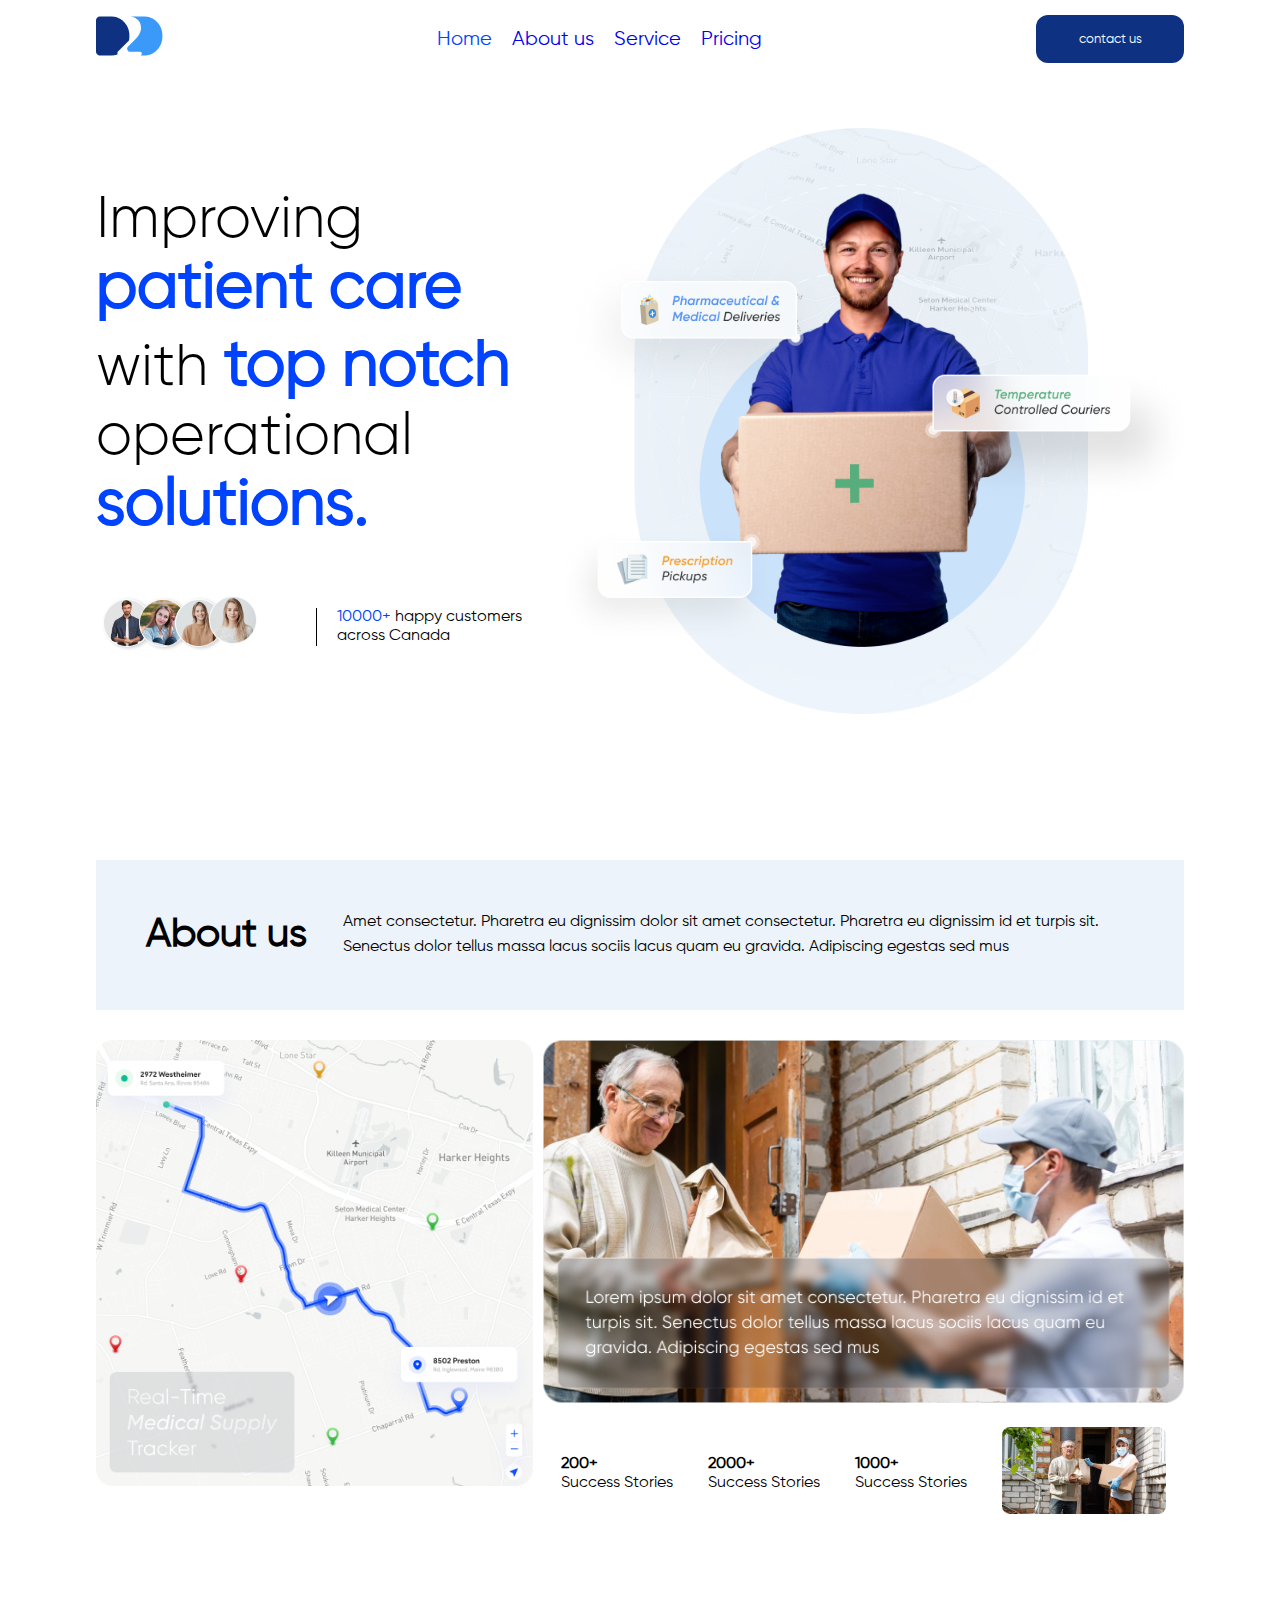
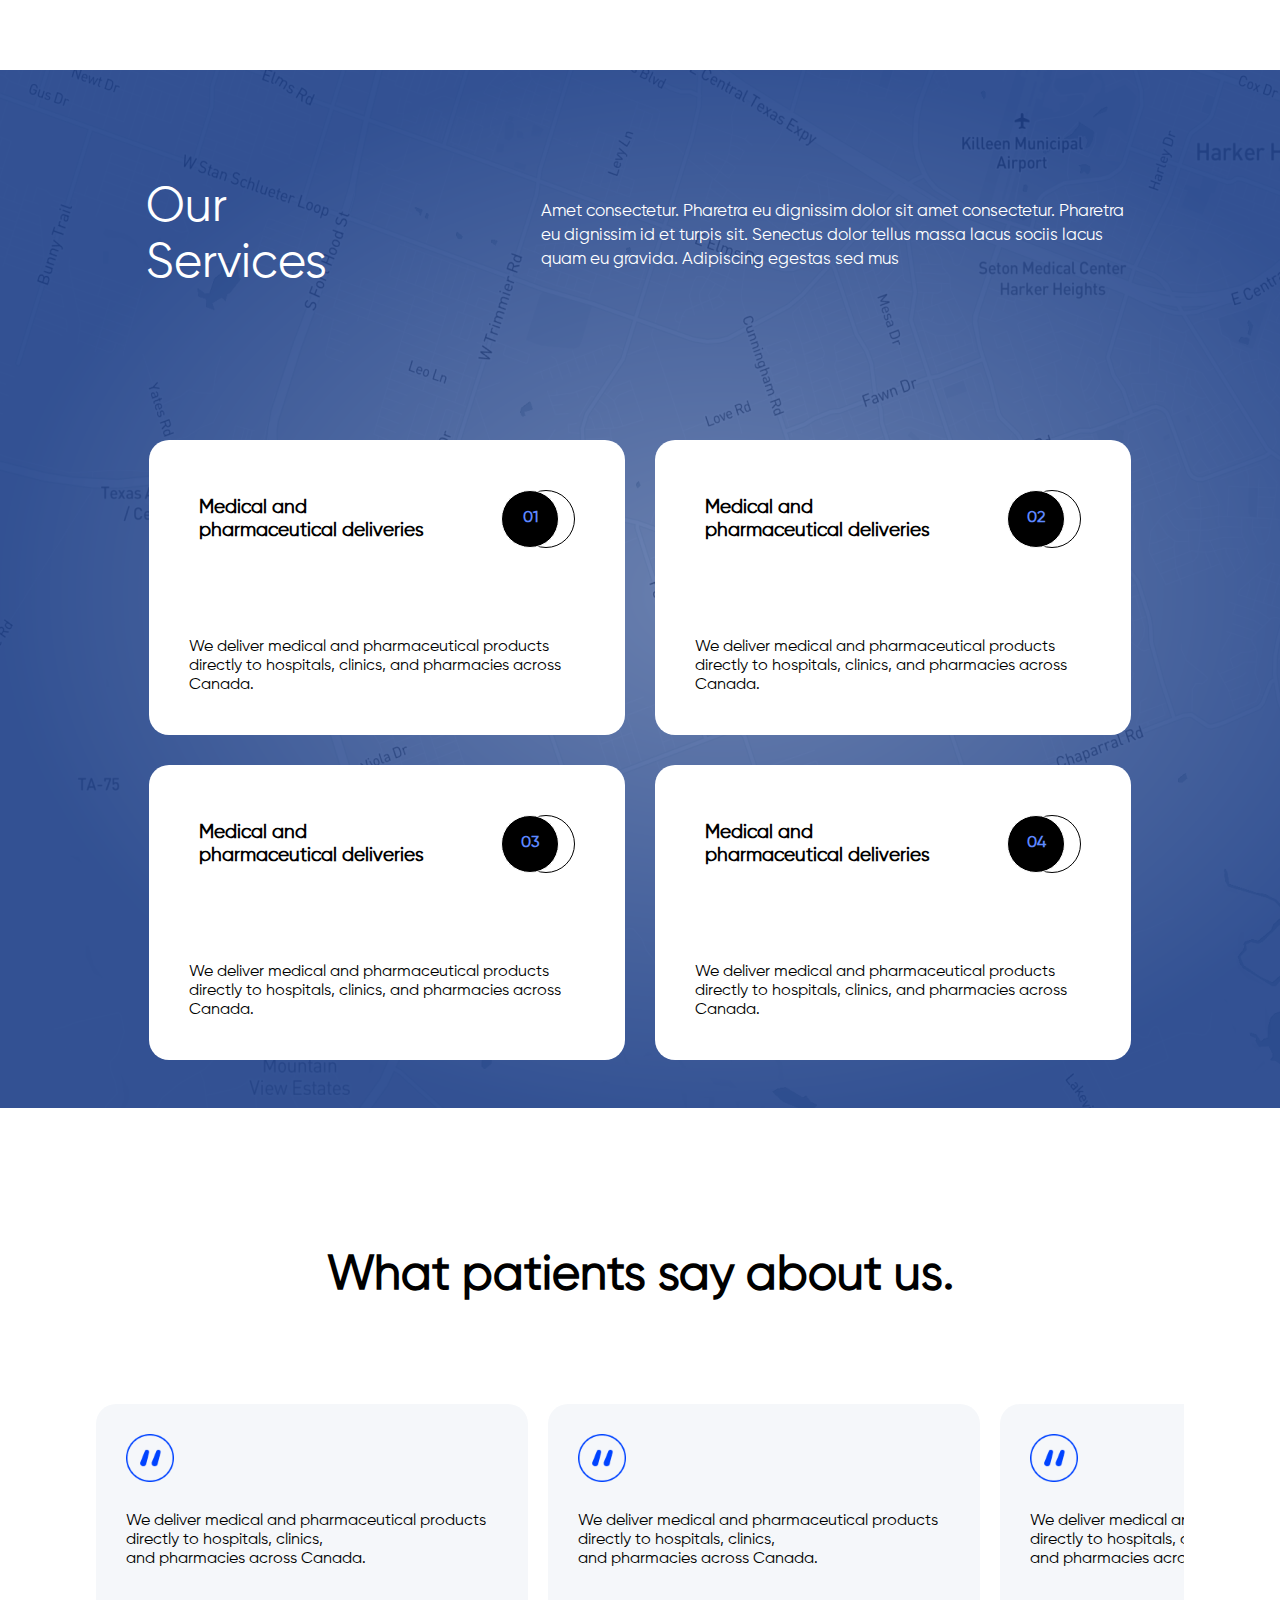
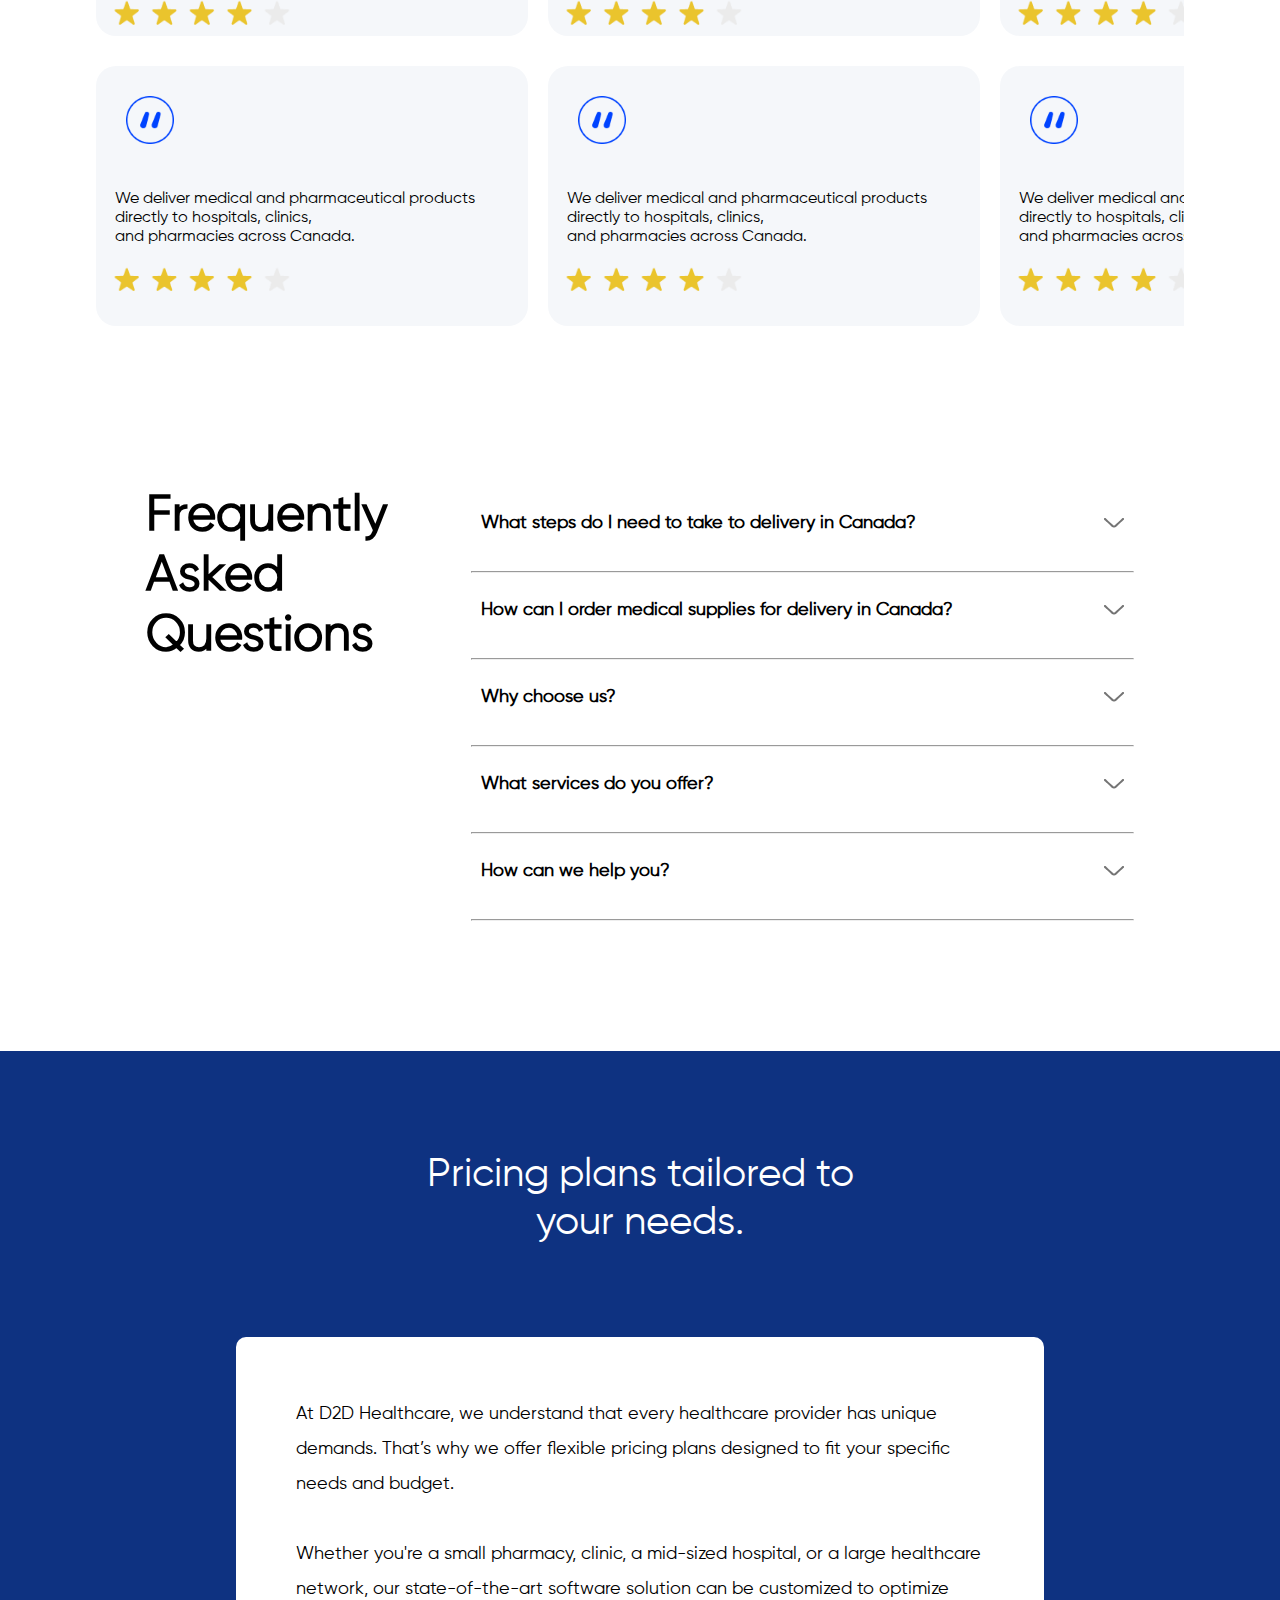
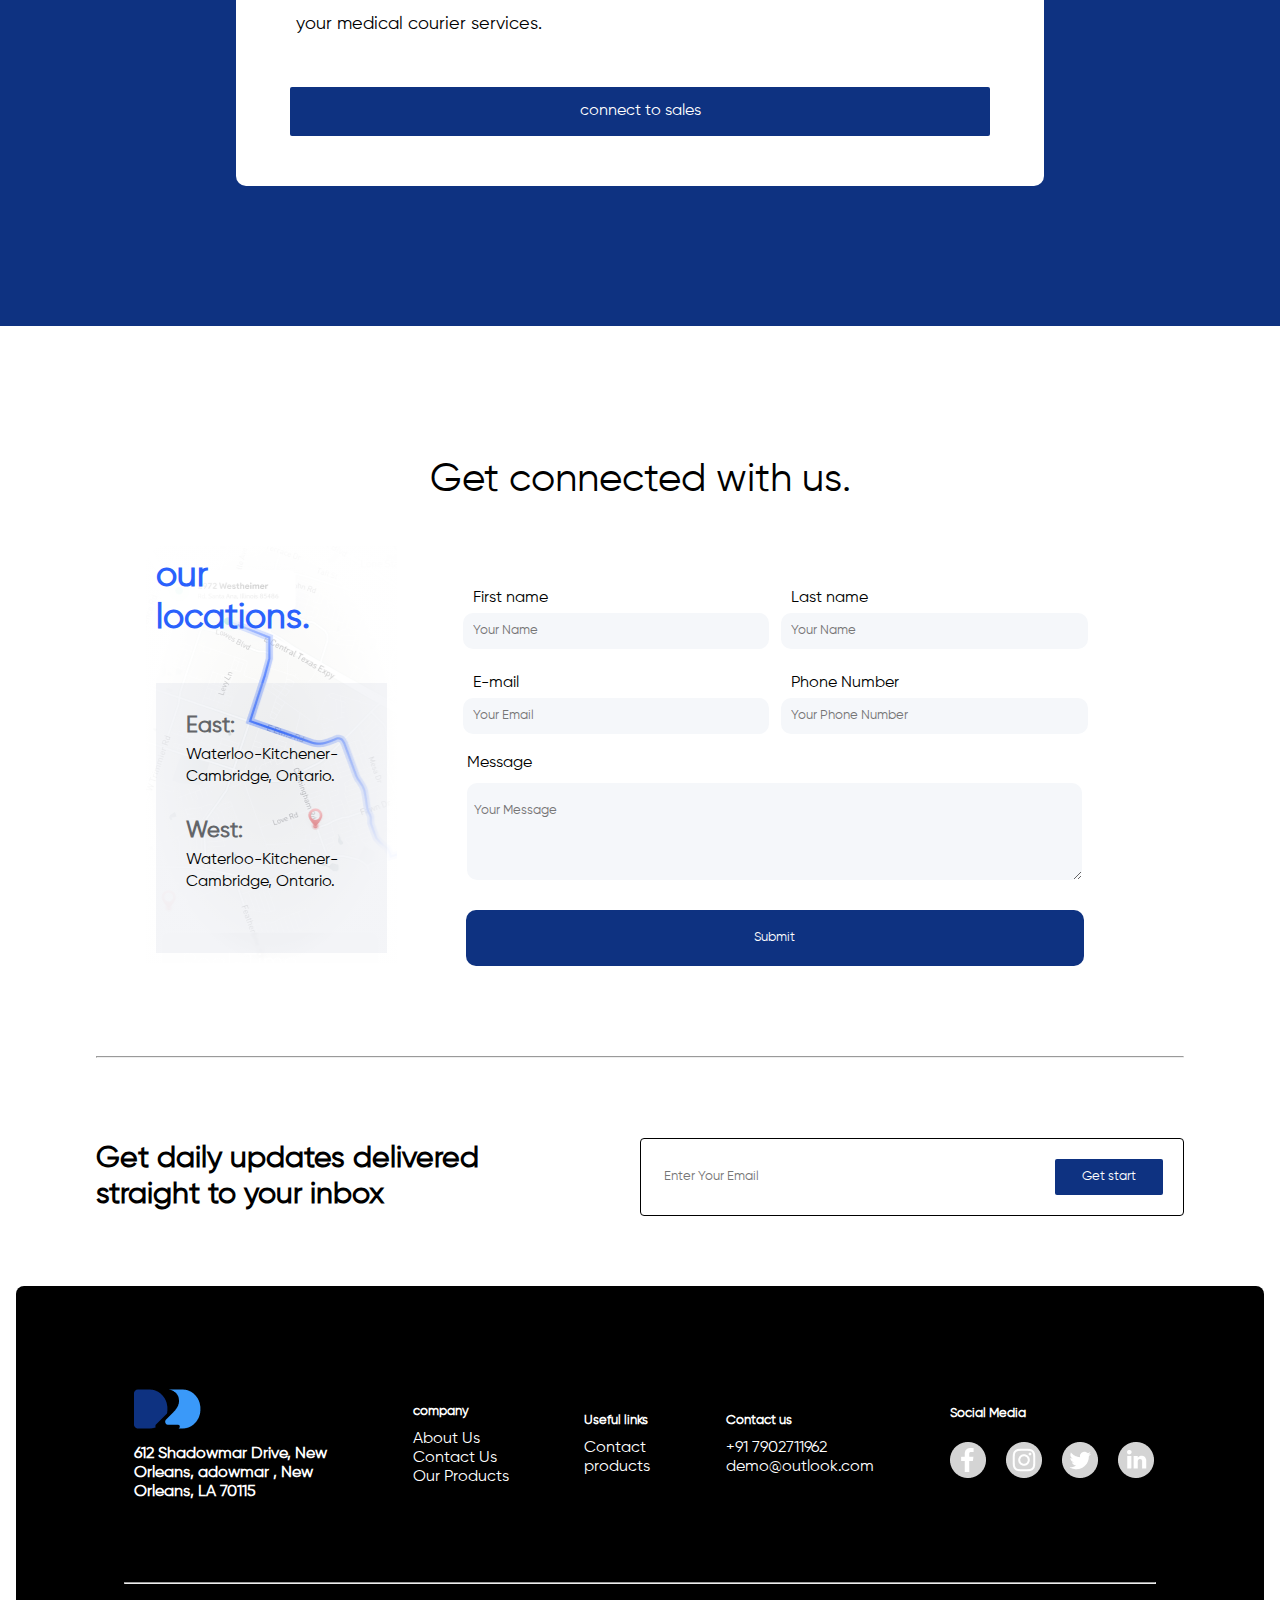
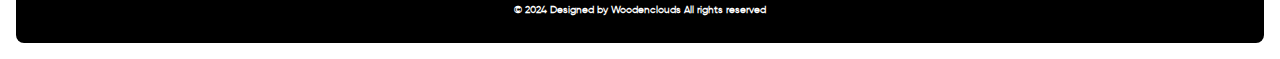
<file: index.html>
<!DOCTYPE html>
<html lang="en">
  <head>
    <meta charset="UTF-8" />
    <meta name="viewport" content="width=device-width, initial-scale=1.0" />
    <title>D2D</title>
    <link rel="icon" href="/assetes/images/home/Group 3466122.png" />
    <link rel="stylesheet" href="/assetes/css/style.css" />
  </head>
  <body>
    <header>
      <div class="wrapper">
        <div class="main">
          <div class="left">
            <a href="/index.html"
              ><img src="/assetes/images/home/Group 3466122.png" alt="logo"
            /></a>
          </div>
          <div class="center">
            <ul>
              <a href="/index.html">
                <li class="active">Home</li>
              </a>
              <a href="/about.html">
                <li>About us</li>
              </a>
              <a href="/service.html">
                <li>Service</li>
              </a>
              <a href="/pricing.html">
                <li>Pricing</li>
              </a>
            </ul>
          </div>
          <div class="right">
            <a href=""><button>contact us</button></a>
            <div class="image">
              <img
                src="assetes/images/home/WhatsApp Image 2024-09-20 at 11.14.53_90a73639.jpg"
                alt=""
              />
            </div>
          </div>
        </div>
      </div>
    </header>
    <!-- header ends---------- -->
    <!--  spotlight starts---------- -->
    <section id="spotlight">
      <div class="wrapper">
        <div class="main">
          <div class="left">
            <div class="heading">
              <h1>
                Improving <span>patient care</span> with <span>top notch</span>
                operational
                <span>solutions.</span>
              </h1>
            </div>
            <div class="icon">
              <ul>
                <li>
                  <div class="image">
                    <img src="/assetes/images/home/Ellipse 4941.png" alt="" />
                  </div>
                </li>
                <li>
                  <div class="image">
                    <img src="/assetes/images/home/Ellipse 4942.png" alt="" />
                  </div>
                </li>
                <li>
                  <div class="image">
                    <img src="/assetes/images/home/Ellipse 4943.png" alt="" />
                  </div>
                </li>
                <li>
                  <div class="image">
                    <img src="/assetes/images/home/Ellipse 4944.png" alt="" />
                  </div>
                </li>
              </ul>

              <p>
                <span>10000+ </span>happy customers <br />
                across Canada
              </p>
            </div>
          </div>
          <div class="right">
            <img src="/assetes/images/home/Delivery boy section.png" alt="" />
          </div>
        </div>
      </div>
    </section>
    <!-- spotlight ends---------- -->
    <!-- about us---------- -->
    <section id="about">
      <div class="wrapper">
        <div class="main">
          <div class="top">
            <div class="left">
              <h2>About us</h2>
            </div>
            <div class="right">
              <p>
                Amet consectetur. Pharetra eu dignissim dolor sit amet
                consectetur. Pharetra eu dignissim id et turpis sit. Senectus
                dolor tellus massa lacus sociis lacus quam eu gravida.
                Adipiscing egestas sed mus
              </p>
            </div>
          </div>

          <div class="bottom">
            <div class="left">
              <a href=""
                ><img src="assetes/images/home/Tracking.png" alt=""
              /></a>
            </div>
            <div class="right">
              <div class="images">
                <a href=""
                  ><img src="assetes/images/home/Frame 3473518.png" alt=""
                /></a>
              </div>
              <div class="content">
                <ul>
                  <li>
                    <h4>200+</h4>
                    <p>Success Stories</p>
                  </li>
                </ul>
                <ul>
                  <li>
                    <h4>2000+</h4>
                    <p>Success Stories</p>
                  </li>
                </ul>
                <ul>
                  <li>
                    <h4>1000+</h4>
                    <p>Success Stories</p>
                  </li>
                </ul>
                <ul>
                  <li>
                    <div class="image">
                      <img src="assetes/images/home/Frame 3472894.png" alt="" />
                    </div>
                  </li>
                </ul>
              </div>
            </div>
          </div>
        </div>
      </div>
    </section>
    <!-- about us ends---------- -->

    <section id="service">
      <div class="wrapper">
        <div class="main">
          <div class="top">
            <h2>Our Services</h2>
            <p>
              Amet consectetur. Pharetra eu dignissim dolor sit amet
              consectetur. Pharetra eu dignissim id et turpis sit. Senectus
              dolor tellus massa lacus sociis lacus quam eu gravida. Adipiscing
              egestas sed mus
            </p>
          </div>
          <div class="bottom">
            <div class="card">
              <ul>
                <li class="card">
                  <div class="head">
                    <h3>Medical and <br />pharmaceutical deliveries</h3>
                    <div class="image">
                      <div class="o">
                        <h4>01</h4>
                      </div>
                      <div class="ou"></div>
                    </div>
                  </div>
                  <p>
                    We deliver medical and pharmaceutical products directly to
                    hospitals, clinics, and pharmacies across Canada.
                  </p>
                </li>

                <li class="card">
                  <div class="head">
                    <h3>Medical and <br />pharmaceutical deliveries</h3>
                    <div class="image">
                      <div class="o">
                        <h4>02</h4>
                      </div>
                      <div class="ou"></div>
                    </div>
                  </div>
                  <p>
                    We deliver medical and pharmaceutical products directly to
                    hospitals, clinics, and pharmacies across Canada.
                  </p>
                </li>
                <li class="card">
                  <div class="head">
                    <h3>Medical and <br />pharmaceutical deliveries</h3>
                    <div class="image">
                      <div class="o">
                        <h4>03</h4>
                      </div>
                      <div class="ou"></div>
                    </div>
                  </div>
                  <p>
                    We deliver medical and pharmaceutical products directly to
                    hospitals, clinics, and pharmacies across Canada.
                  </p>
                </li>

                <li class="card">
                  <div class="head">
                    <h3>Medical and <br />pharmaceutical deliveries</h3>
                    <div class="image">
                      <div class="o">
                        <h4>04</h4>
                      </div>
                      <div class="ou"></div>
                    </div>
                  </div>
                  <p>
                    We deliver medical and pharmaceutical products directly to
                    hospitals, clinics, and pharmacies across Canada.
                  </p>
                </li>
              </ul>
            </div>
          </div>
        </div>
      </div>
    </section>

    <section id="patients">
      <div class="wrapper">
        <div class="main">
          <div class="top">
            <h2>What patients say about us.</h2>
          </div>
          <div class="bottom">
            <div class="slide1">
              <ul>
                <li class="card">
                  <div class="image1">
                    <img src="/assetes/images/home/slash.png" alt="" />
                  </div>

                  <p>
                    We deliver medical and pharmaceutical products directly to
                    hospitals, clinics,<br />
                    and pharmacies across Canada.
                  </p>
                  <div class="image2">
                    <img src="/assetes/images/home/Frame 3467484.png" alt="" />
                  </div>
                </li>
              </ul>
              <ul>
                <li class="card">
                  <div class="image1">
                    <img src="/assetes/images/home/slash.png" alt="" />
                  </div>

                  <p>
                    We deliver medical and pharmaceutical products directly to
                    hospitals, clinics,<br />
                    and pharmacies across Canada.
                  </p>
                  <div class="image2">
                    <img src="/assetes/images/home/Frame 3467484.png" alt="" />
                  </div>
                </li>
              </ul>
              <ul>
                <li class="card">
                  <div class="image1">
                    <img src="/assetes/images/home/slash.png" alt="" />
                  </div>

                  <p>
                    We deliver medical and pharmaceutical products directly to
                    hospitals, clinics,<br />
                    and pharmacies across Canada.
                  </p>
                  <div class="image2">
                    <img src="/assetes/images/home/Frame 3467484.png" alt="" />
                  </div>
                </li>
              </ul>
            </div>
            <div class="slide2">
              <ul>
                <li class="card">
                  <div class="image1">
                    <img src="/assetes/images/home/slash.png" alt="" />
                  </div>

                  <p>
                    We deliver medical and pharmaceutical products directly to
                    hospitals, clinics,<br />
                    and pharmacies across Canada.
                  </p>
                  <div class="image2">
                    <img src="/assetes/images/home/Frame 3467484.png" alt="" />
                  </div>
                </li>
              </ul>
              <ul>
                <li class="card">
                  <div class="image1">
                    <img src="/assetes/images/home/slash.png" alt="" />
                  </div>

                  <p>
                    We deliver medical and pharmaceutical products directly to
                    hospitals, clinics,<br />
                    and pharmacies across Canada.
                  </p>
                  <div class="image2">
                    <img src="/assetes/images/home/Frame 3467484.png" alt="" />
                  </div>
                </li>
              </ul>
              <ul>
                <li class="card">
                  <div class="image1">
                    <img src="/assetes/images/home/slash.png" alt="" />
                  </div>

                  <p>
                    We deliver medical and pharmaceutical products directly to
                    hospitals, clinics,<br />
                    and pharmacies across Canada.
                  </p>
                  <div class="image2">
                    <img src="/assetes/images/home/Frame 3467484.png" alt="" />
                  </div>
                </li>
              </ul>
            </div>
          </div>
        </div>
      </div>
    </section>
    <!-- ends-------------->
    <!-- questions start -->
    <section id="question">
      <div class="wrapper">
        <div class="main">
          <div class="left">
            <h2>
              Frequently <br />
              Asked <br />
              Questions
            </h2>
          </div>
          <div class="right">
            <ul>
              <li>
                <a href="#"
                  >What steps do I need to take to delivery in Canada?
                </a>

                <div class="images">
                  <a href=""
                    ><img src="assetes/images/home/Vector.png" alt=""
                  /></a>
                </div>
              </li>
              <hr />
              <li>
                <a href="#"
                  >How can I order medical supplies for delivery in Canada?</a
                >

                <div class="images">
                  <a href=""
                    ><img src="assetes/images/home/Vector.png" alt=""
                  /></a>
                </div>
              </li>
              <hr />
              <li>
                <a href="#">Why choose us?</a>

                <div class="images">
                  <a href=""
                    ><img src="assetes/images/home/Vector.png" alt=""
                  /></a>
                </div>
              </li>
              <hr />
              <li>
                <a href="#">What services do you offer?</a>

                <div class="images">
                  <a href=""
                    ><img src="assetes/images/home/Vector.png" alt=""
                  /></a>
                </div>
              </li>
              <hr />
              <li>
                <a href="#">How can we help you?</a>

                <div class="images">
                  <a href=""
                    ><img src="assetes/images/home/Vector.png" alt=""
                  /></a>
                </div>
              </li>
              <hr />
            </ul>
          </div>
        </div>
      </div>
    </section>

    <!-- questions end -->
    <section id="pricing">
      <div class="wrapper">
        <div class="main">
          <div class="top">
            <h2>
              Pricing plans tailored to <br />
              your needs.
            </h2>
          </div>
          <div class="bottom">
            <div class="box">
              <p>
                At D2D Healthcare, we understand that every healthcare provider
                has unique demands. That’s why we offer flexible pricing plans
                designed to fit your specific needs and budget.
                <br />
                <br />
                Whether you're a small pharmacy, clinic, a mid-sized hospital,
                or a large healthcare network, our state-of-the-art software
                solution can be customized to optimize your medical courier
                services.
              </p>
              <div class="button">
                <a href="#"><button>connect to sales</button></a>
              </div>
            </div>
          </div>
        </div>
      </div>
    </section>

    <section id="contact">
      <div class="wrapper">
        <div class="main">
          <div class="top">
            <h2>Get connected with us.</h2>
          </div>
          <div class="bottom">
            <div class="left">
              <h3>
                our <br />
                locations.
              </h3>
              <div class="loc">
                <h5>East:</h5>
                <p>Waterloo-Kitchener-Cambridge, Ontario.</p>
                <h5>West:</h5>
                <p>Waterloo-Kitchener-Cambridge, Ontario.</p>
              </div>
            </div>
            <div class="right">
              <div class="form">
                <form>
                  <div class="A">
                    <label>First name</label>
                    <input type="text" placeholder="Your Name" required />
                  </div>
                  <div class="A">
                    <label>Last name</label>
                    <input type="text" placeholder="Your Name" required />
                  </div>
                  <div class="A">
                    <label>E-mail</label>
                    <input type="email" placeholder="Your Email" required />
                  </div>

                  <div class="A">
                    <label>Phone Number</label>
                    <input
                      type="text"
                      placeholder="Your Phone Number"
                      required
                    />
                  </div>
                  <div class="message">
                    <label>Message</label>
                    <textarea placeholder="Your Message" required></textarea>
                  </div>
                  <div class="button">
                    <a href=""><button type="submit">Submit</button></a>
                  </div>
                </form>
              </div>
            </div>
          </div>
        </div>
        <hr />
      </div>
    </section>
    <section id="inbox">
      <div class="wrapper">
        <div class="main">
          <div class="left">
            <h3>
              Get daily updates delivered <br />
              straight to your inbox
            </h3>
          </div>
          <div class="right">
            <form>
              <div class="A">
                <input type="email" placeholder=" Enter Your Email" required />
              </div>
              <div class="button">
                <button>Get start</button>
              </div>
            </form>
          </div>
        </div>
      </div>
    </section>
    <!-- contact end-->
    <!-- footer start -->
    <footer>
      <div class="wrapper">
        <div class="details">
          <div class="main">
            <div class="left">
              <div class="lol">
                <div class="image">
                  <img
                    src="assetes/images/home/Group 3466122.png"
                    alt="ila farm spices"
                  />
                </div>
                <h4>
                  612 Shadowmar Drive, New <br />
                  Orleans, adowmar , New <br />
                  Orleans, LA 70115
                </h4>
              </div>
            </div>

            <div class="company">
              <h5>company</h5>
              <ul>
                <li>About Us</li>
                <li>Contact Us</li>
                <li>Our Products</li>
              </ul>
            </div>
            <div class="company">
              <h5>Useful links</h5>
              <ul>
                <li>Contact</li>
                <li>products</li>
              </ul>
            </div>
            <div class="company">
              <h5>Contact us</h5>
              <ul>
                <li>+91 7902711962</li>
                <li>demo@outlook.com</li>
              </ul>
            </div>
            <div class="logos">
              <h5>Social Media</h5>
              <ul>
                <li>
                  <a href="">
                    <div class="images">
                      <img
                        src="/assetes/images/home/Facebook.png"
                        alt="facebook"
                      />
                    </div>
                  </a>
                </li>
                <li>
                  <a href="">
                    <div class="images">
                      <img
                        src="/assetes/images/home/Instagram.png"
                        alt="instagram"
                      />
                    </div>
                  </a>
                </li>
                <li>
                  <a href="">
                    <div class="images">
                      <img
                        src="assetes/images/home/Twitter.png"
                        alt="twitter"
                      />
                    </div>
                  </a>
                </li>
                <li>
                  <a href="">
                    <div class="images">
                      <img
                        src="assetes/images/home/LinkedIn.png"
                        alt="whatsapp"
                      />
                    </div>
                  </a>
                </li>
              </ul>
            </div>
          </div>
          <hr />
          <div class="right">
            <h6>© 2024 Designed by Woodenclouds All rights reserved</h6>
          </div>
        </div>
      </div>
    </footer>
  </body>
</html>
</file>
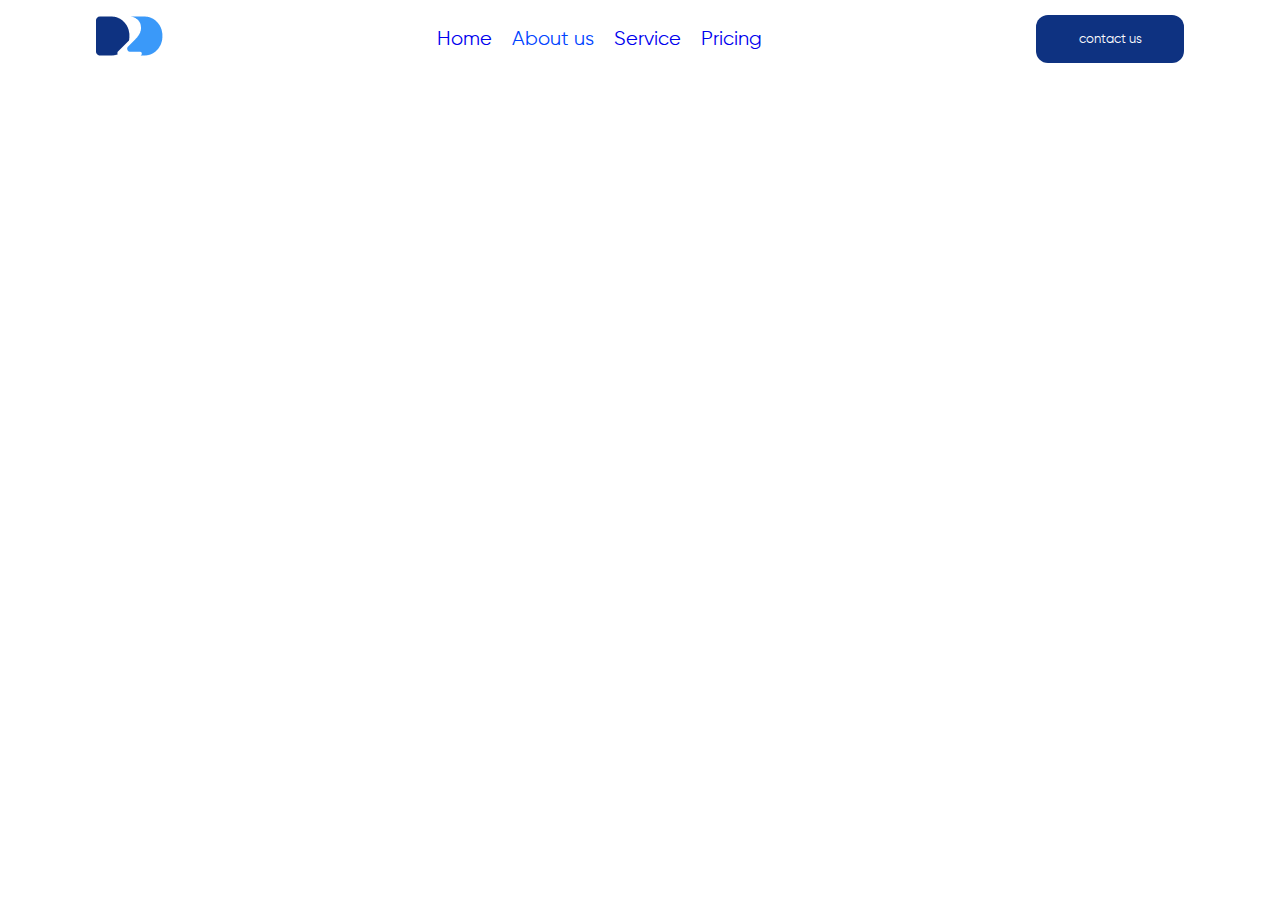
<file: about.html>
<!DOCTYPE html>
<html lang="en">
<head>
    <meta charset="UTF-8">
    <meta name="viewport" content="width=device-width, initial-scale=1.0">
    <title>D2D</title>
    <link rel="icon" href="/assetes/images/home/Group 3466122.png" />
    <link rel="stylesheet" href="/assetes/css/style.css" />
</head>
<body>
    <header>
        <div class="wrapper">
          <div class="main">
            <div class="left">
              <a href="/index.html"
                ><img src="/assetes/images/home/Group 3466122.png" alt="logo"
              /></a>
            </div>
            <div class="center">
              <ul>
                <a href="/index.html">
                  <li >Home</li>
                </a>
                <a href="/about.html">
                  <li class="active">About us</li>
                </a>
                <a href="/service.html">
                  <li>Service</li>
                </a>
                <a href="/pricing.html">
                  <li>Pricing</li>
                </a>
              </ul>
            </div>
            <div class="right">
              <a href=""><button>contact us</button></a>
            </div>
          </div>
        </div>
      </header>
    
</body>
</html>
</file>
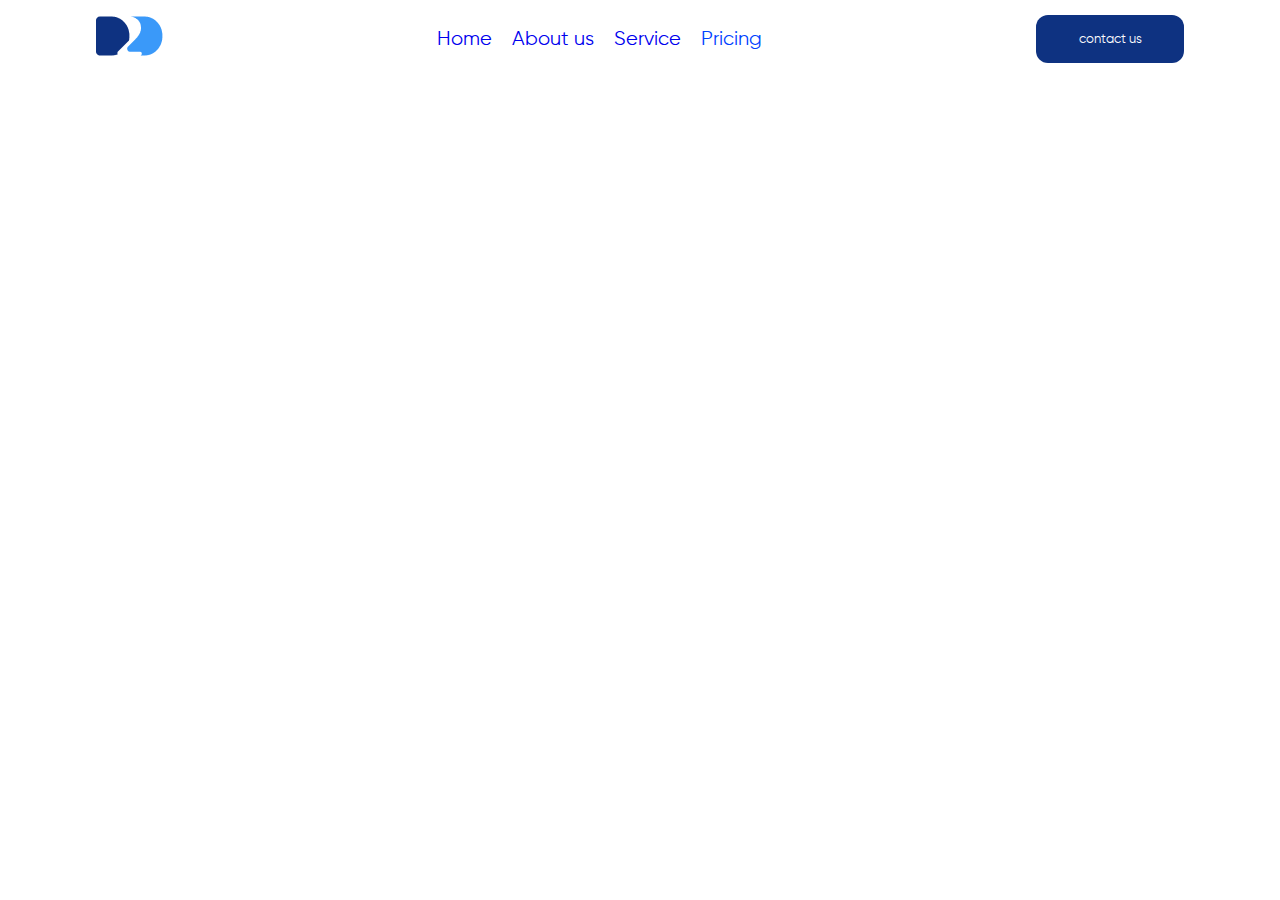
<file: pricing.html>
<!DOCTYPE html>
<html lang="en">
<head>
    <meta charset="UTF-8">
    <meta name="viewport" content="width=device-width, initial-scale=1.0">
    <title>D2D</title>
    <link rel="icon" href="/assetes/images/home/Group 3466122.png" />
    <link rel="stylesheet" href="/assetes/css/style.css" />
</head>
<body>
    <header>
        <div class="wrapper">
          <div class="main">
            <div class="left">
              <a href="/index.html"
                ><img src="/assetes/images/home/Group 3466122.png" alt="logo"
              /></a>
            </div>
            <div class="center">
              <ul>
                <a href="/index.html">
                  <li >Home</li>
                </a>
                <a href="/about.html">
                  <li>About us</li>
                </a>
                <a href="/service.html">
                  <li>Service</li>
                </a>
                <a href="/pricing.html">
                  <li class="active">Pricing</li>
                </a>
              </ul>
            </div>
            <div class="right">
              <a href=""><button>contact us</button></a>
            </div>
          </div>
        </div>
      </header>
    
</body>
</html>
</file>
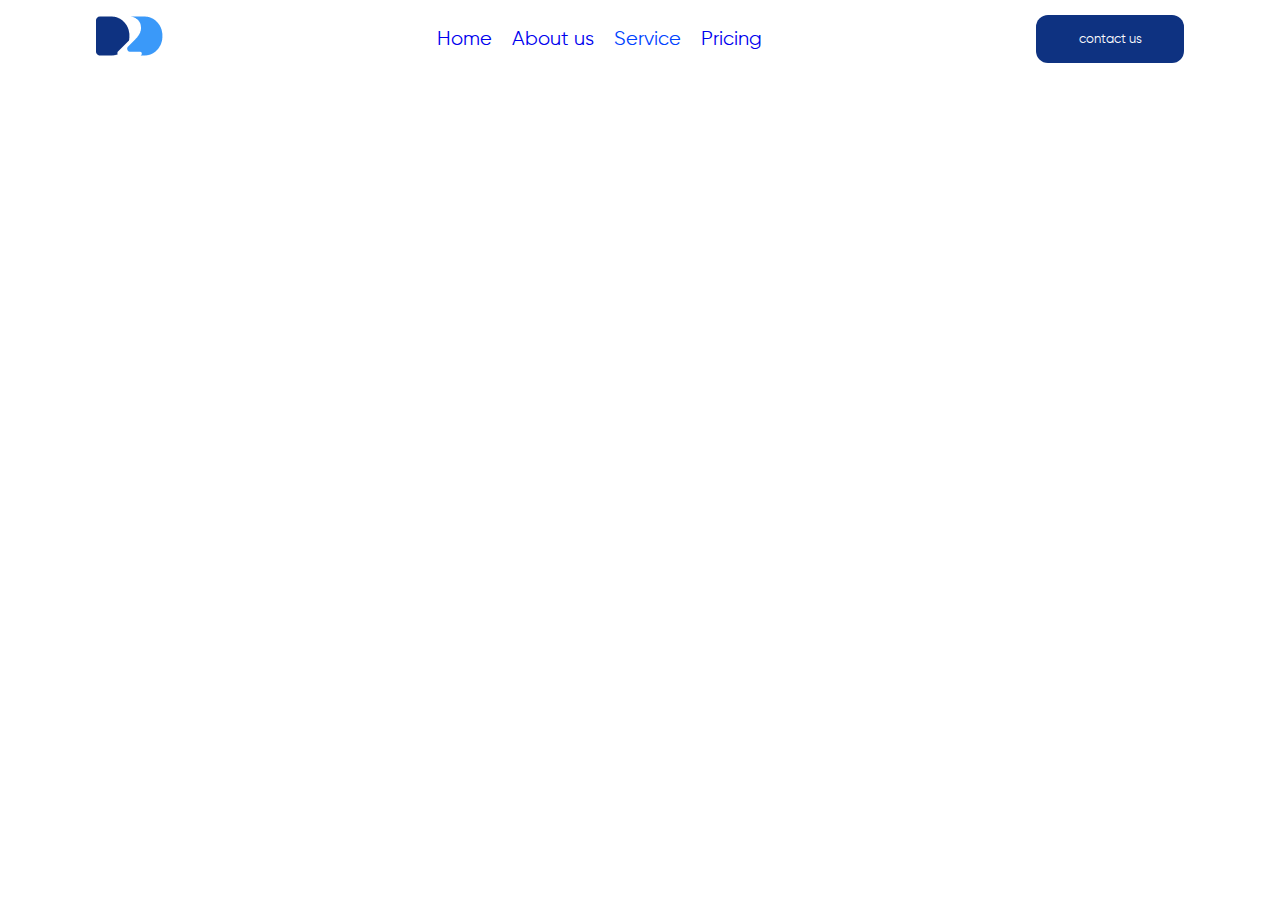
<file: service.html>
<!DOCTYPE html>
<html lang="en">
<head>
    <meta charset="UTF-8">
    <meta name="viewport" content="width=device-width, initial-scale=1.0">
    <title>D2D</title>
    <link rel="icon" href="/assetes/images/home/Group 3466122.png" />
    <link rel="stylesheet" href="/assetes/css/style.css" />
</head>
<body>
    <header>
        <div class="wrapper">
          <div class="main">
            <div class="left">
              <a href="/index.html"
                ><img src="/assetes/images/home/Group 3466122.png" alt="logo"
              /></a>
            </div>
            <div class="center">
              <ul>
                <a href="/index.html">
                  <li >Home</li>
                </a>
                <a href="/about.html">
                  <li>About us</li>
                </a>
                <a href="/service.html">
                  <li class="active">Service</li>
                </a>
                <a href="/pricing.html">
                  <li>Pricing</li>
                </a>
              </ul>
            </div>
            <div class="right">
              <a href=""><button>contact us</button></a>
            </div>
          </div>
        </div>
      </header>
    
</body>
</html>
</file>
<file: assetes/css/style.css>
*{
    text-decoration: none;
    list-style: none;
    margin: 0;
    padding: 0;
    /* color: black; */
    font-family: 'Gilroy-Regular ☞';  
}
@font-face {
    font-family: 'Gilroy-Regular ☞';
    font-style: normal;
    font-weight: normal;
    src: local('Gilroy-Regular ☞'), url('/assetes/font/Gilroy-Regular.woff') format('woff');
    }
    @font-face {
        font-family: 'Gilroy-Light ☞';
        font-style: normal;
        font-weight: normal;
        src: local('Gilroy-Light ☞'), url('/assetes/font/Gilroy-Light.woff') format('woff');
        }    

.wrapper{
    /* width: 100%; */
    width: 85%;
    max-width: 1950px;
    margin: 0% auto;
}

button {  
  color: #000;
  cursor: pointer;
}

/* home start---------------------- */
   
header{

}

header .main{
    display: flex;
    justify-content: space-between;
    align-items: center;
    /* max-width: 1200px; */
    /* height: 78px;
   margin-left: 100px;
     */height: 78px;


}



header .main .left{
    

}

header .main .left a{

}

header .main .left a img{

}

header .main .center{
 
}

header .main .center ul{
    display: flex;
    justify-content: center;
    align-items: center;
    gap: 20px;
}

header .main .center ul li{
  font-size: 20px;
}

header .main .center ul li a{

}

header .main .center ul  a .active{
    color: #0043FF;
}

header .main .right{
 
}

#header .main .right a{

}

header .main .right a button{
    width: 148px;
height: 48px;
padding: 17px 32px 17px 32px;
gap: 16px;
border-radius: 12px ;
cursor: pointer;
border: 1px ;
opacity: 0px;
background: #0E3281;

color: #ffffff
 
   
}

header .main .right .image{
 display: none;

}



#spotlight {
margin-bottom: 140px;
}

#spotlight .main{
 display: flex;
 /* flex-direction: column; */
 justify-content: space-between;
 align-items: center;
 padding-top: 50px;
 gap: 10px;
}

#spotlight .main .left{
 max-width: 450px;
}

#spotlight .main .left .heading {
 margin-bottom: 10px;
}

#spotlight .main .left .heading h1{
 font-family: Gilroy-Light ☞;
 font-size: 61px;
 margin-bottom: 50px;
 font-weight: lighter;
 line-height: 78px;
}

#spotlight .main .left .heading span{
 /* font-family: ; */
 color: #0043FF;
 line-height: 78px;
 font-weight:600;
 font-size: 65px;
}

#spotlight .main .left .icon {
   display: flex;
   /* margin-left: 100px; */
   justify-content: space-around;
   gap: 10px;
   align-items: center;
}

#spotlight .main .left .icon ul{
  display: flex;
}

#spotlight .main .left .icon ul li{
    margin-left: -20px;
}

#spotlight .main .left .icon .image {
  /* width: 80px; */

}

#spotlight .main .left .icon .image img{
  
  width: 100%;
}

#spotlight .main .left .icon p{
  /* gap: 5px; */
  border-left: 1px solid;
 padding-left: 20px;

}

#spotlight .main .left .icon p span{
    color: #0043FF;
}

#spotlight .main .right{
  width: 674px;
} 

#spotlight .main .right img{
  width: 100%;
  
 
}

/* about us start */

#about {
margin-bottom: 150px;
}

#about .main{

}

#about .main .top{
  display: flex;
  justify-content: space-between;
  /* gap: 30px; */
  align-items: center;
  background: linear-gradient(0deg, rgba(0, 0, 0, 0), rgba(0, 0, 0, 0)),
linear-gradient(0deg, #EDF3FA, #EDF3FA);
 padding: 50px;
 /* margin-top: 100px; */
 margin-bottom: 30px;
}

#about .main .top .left {
 width: 300px;

}

#about .main .top .left h2 {
 font-size: 40px;
 width: 80%;
}

#about .main .top .right {

}

#about .main .top .right p{
  line-height: 25px;
}

#about .main .bottom{
  display: flex;
  justify-content: space-between;
  /* padding: 10px; */
  gap: 10px;
}

#about .main .bottom .left {
  width: 510px;
  height: 500px;
}




#about .main .bottom .left img{
 width: 100%;
}

#about .main .bottom .right {
width: 666px;
}

#about .main .bottom .right .images {
  
}

#about .main .bottom .right .images img{
   width: 100%;
   /* margin-left: 50px; */
}

#about .main .bottom .right .content{
  display: flex;
  justify-content: space-around;
  align-items: center;
  margin-top: 18px;
  
  width: 666px;
}

#about .main .bottom .right .content ul{
   
}

#about .main .bottom .right .content ul li{

}

#about .main .bottom .right .content ul li .image{

}

#about .main .bottom .right .content ul li .image img{
 width: 100%;
}


/* ------------------------------------------------------- */
#service{
margin-bottom:  140px;

 background: radial-gradient(0% 10% at 10% 10%, rgba(14, 50, 129, 0) 0%, rgba(14, 50, 129, 0.6) 100%),url("../images/home/BG\ white\ map.png");
}
#service .main{
 

 
}
#service .main .top{
  display: flex;
  justify-content: space-between;
 /* padding: 25px 25px 0px 25px; */
  /* height: 150px; */
  align-items: center;
  color: white;
  /* padding: 40px 65px 0px 65px; */
  padding: 50px;
  margin-top: 60px;

}
#service .main .top h2{
  width: 27%;
  font-size: 48px;
  font-weight: 400;
  line-height: 56px;
  /* margin-right: 156px; */
  color: #ffffff;
  margin-top: 60px;


}
#service .main .top p{
  width: 60%;
  font-size: 17px;
  line-height: 24px;
  color: #ffffff;
  margin-top: 60px;
  }
#service .main .bottom{
      display: flex;
      justify-content: space-between;
      margin-top: 40px;
      padding: 48px;
      margin-bottom: 100px;

  }
  #service .main .bottom .card{
   width: 100%;
  }
  #service .main .bottom .card ul{
    display: flex;
    flex-wrap: wrap;
    gap: 30px;
    margin-top: 10px;
    justify-content: center;
   
    
 
  }
  #service .main .bottom .card ul li{
    width: 48%;
    background-color: white;
    border-radius: 20px;
    gap: 10px;
  }
  #service .main .bottom .card ul li:hover{
    background: #F5F7FA66; 
    color: #fff;
    

  }
   
  #service .main .bottom .card ul li .head{
display: flex;
justify-content:space-between ;
align-items: center;
padding: 50px;

  }
#service .main .bottom .card ul li .head h3{

}
#service .main .bottom .card ul li .head .image{
 
 display: flex;

}


#service .main .bottom .card ul li .head .image .o {
  border-radius: 50%;
  border: 1px solid;
  background: #000;
  color: white;
  width: 56px;
  height: 56px;
  position: relative;
  left: 42px;
}
#service .main .bottom .card ul li:hover .head .image .o{
  background: #fff;
}
#service .main .bottom .card ul li .head .image .o h4{
text-align: center;
padding: 18px;
color: #5D88FF;

}
#service .main .bottom .card ul li .head .image .ou{
  border-radius: 50%;
 border: 1px solid;

 width: 56px;
 height: 56px;

 
}

/* #service .main .bottom .card ul li .head .image:hover{

} */



/* #service .main .bottom .card ul li .head .image img{
  width: 100%; */

#service .main .bottom .card ul li p{
  /* margin-left: 25px;
  margin-top: 34px; */
  padding: 40px;
}
#service .position1{




}

#service .position1 p{

}







/* service ends */
/* patients starts */

#patients{
  margin-bottom: 80px;
}
#patients .main{
  
}
#patients .main .top{
   display: flex;
   justify-content: center;
   align-items: center;
}
#patients .main .top h2{
   font-size: 48px;
   font-weight: 600;
   line-height: 56px;

}


#patients .main .bottom{
   
       margin-top: 100px;

   }
#patients .main .bottom .slide1{
   display: flex;
   justify-content: space-between;
   gap: 20px;
   overflow: hidden;
   }
#patients .main .bottom .slide1 ul{
   /* width: 542px;
   height: 260px; */
   background-color:#F5F7FA;
   margin-bottom: 30px;
   border-radius: 20px;
   }
#patients .main .bottom .slide1 ul li{
     width: 100%;
   }
    
#patients .main .bottom .slide1 ul li .image1{

width: 48px;

padding: 30px 30px 24px 30px;

}
#patients .main .bottom .slide1 ul li .image1 img{
   width: 100%;
}
#patients .main .bottom .slide1 ul li p{
   padding: 30px;
   padding-top: 0px;
}
#patients .main .bottom .slide1 ul li .image2{
width: 400px;
padding: 0px 16px 0px 16px;
}
#patients .main .bottom .slide1 ul li .image2 img{
   width: 100%;
}


#patients .main .bottom .slide2{
display: flex;
   justify-content: space-between;
   gap: 20px;
   overflow: hidden;
}
#patients .main .bottom .slide2 ul{
width: 542px;
height: 260px;
background-color: #F5F7FA;
margin-bottom: 30px;
border-radius: 20px;
}
#patients .main .bottom .slide2 ul li{
  width: 100%;
}
 
#patients .main .bottom .slide2 ul li .image1{

width: 48px;
height: 64px;
padding: 30px;

}
#patients .main .bottom .slide2 ul li .image1 img{
width: 100%;
}
#patients .main .bottom .slide2 ul li p{
   padding: 19px;
   padding-top: 0px;
}
#patients .main .bottom .slide2 ul li .image2{
width: 400px;

padding: 0px 16px 0px 16px;
}
#patients .main .bottom .slide2 ul li .image2 img{
width: 100%;
}

/* ------ */

#question{
 
 margin-bottom: 80px;
}

#question .main{
 display: flex;
 /* align-items: center; */
 justify-content: space-between;
 padding: 50px;
}

#question .main .left{

}

#question .main .left h2{
 font-size: 50px;
}

#question .main .right {

}
 
#question .main .right ul{

}

#question .main .right ul li{
  display: flex;
  justify-content: space-between;
  gap: 15px;
 line-height: 55px;
 padding: 10px;

}

#question .main .right ul li a{
 margin-bottom: 10px;
 font-size: 18px;
 font-weight: bold;
 color: #000;
}

#question .main .right ul li a p{

}

/* --------------- */

#pricing{
  background-color:#0E3281;
  margin-bottom: 80px;
  
}

#pricing .main{
  padding: 50px;
}

#pricing .main .top{
  display: flex;
  align-items: center;
  justify-content: center;
 
}

#pricing .main .top h2{
 font-size: 40px;
 color: #ffffff;
 margin-top: 50px;
 text-align: center;
 font-weight: lighter;
}

#pricing .main .bottom{
  display: flex;
 align-items: center;
 justify-content: center;
 padding: 90px;

}

#pricing .main .bottom .box{
 background-color: #ffffff;
 border-radius: 10px;
 
}

#pricing .main .bottom .box p{
 display: flex;
 align-items: center;
 justify-content: center;
 font-size: 18px;
 font-weight: 400;
 padding: 60px;
 line-height: 35px;
}

#pricing .main .bottom .box .button{
  display: flex;
  align-items: center;
  justify-content: center;
  padding: 0px 20px 50px;
 
}

#pricing .main .bottom .box .button a{

}

#pricing .main .bottom .box .button a button{
  padding: 15px 30px;
  background-color: #0E3281;
  color: #ffffff;
  border: none;
  border-radius: 2px;
  font-size: 16px;
  /* font-weight: 600; */
  background-color: #0E3281;
  width: 700px;
  margin-top: -20px;
}

/* ------------- */

#contact{
margin-bottom: 80px;
}

#contact .main{
  align-items: center;
  padding: 50px;
}

#contact .main .top{
 display: flex;
 justify-content: center;
 align-items: center;
}

#contact .main .top h2{
 font-size: 40px;
 font-weight: 500;
 line-break: 35px;
 
}

#contact .main .bottom{
  display: flex;
  gap: 20px;
  justify-content: space-between;
  align-items: center;
}

#contact .main .bottom .left{
 /* width: 500px; */
 align-items: center;
 background:radial-gradient(50% 50% at 50% 50%, rgba(255, 255, 255, 0) 0%, rgba(255, 255, 255,0.97) 100%) ,url("../images/home/Tracking.png");
padding: 10px;
}

/* #contact .main .bottom .left img{
  width: 100%;
} */

#contact .main .bottom .left h3{
  font-size: 35px;
  line-height: px;
  padding-bottom: 33px;
  font-weight: 600;
  margin-bottom: 10px;
  color: #2a61fc;
}

#contact  .main .bottom .left .loc{
  background-color : #CACFDE33;
  padding: 30px;
}

#contact  .main .bottom .left h5{
font-size: 22px;
 margin-bottom: 5px;
 font-weight: bold;
 color: #636569;

}


#contact .main .bottom .left p{
 line-height: 22px;
 

  margin-bottom: 30px;
  



}


#contact .main .bottom .right{
 
}

#contact .main .bottom .right .form{

}

#contact .main .bottom .right .form form{
  display: flex;
  flex-wrap: wrap;
  justify-content: left;
  margin-top: 40px;
  padding: 40px;
 
}

#contact .main .bottom .right .form  form .A {
  
  display: flex;
  flex-wrap: wrap;
  justify-content: center;
  flex-direction: column;
  width: 50%;
  align-items: center;

  
  
}


#contact .main .bottom .right .form  form .A label{
 width: 90%;
 padding: 5px;

}



#contact .main .bottom .right .form  form .A input{
 border-style:none ;
 background-color: #F5F7FA;
 padding: 10px;
 margin-bottom: 20px; 
 width: 90%;
 border-radius:  10px; 
outline: none;

}

#contact .main .bottom .right .form   form .message{
 width: 100%;
 display: grid;
 margin-left: 10px;
}

#contact .main .bottom .right .form   form .message label{
  margin-bottom: 10px;

}

 #contact .main .bottom .right .form  form  .message textarea{
   width: 97%;
   border-style: none;
   background-color: #F5F7FA;
   border-radius: 10px;
   padding: 20px 0px 45px 7px;
   outline: none;

 }

 #contact .main .bottom .right .form  form .button{
 width: 97%;
 margin-top: 10px;
 margin-left: 9px;
}

#contact .main .bottom .right .form  form .button a{

}


#contact .main .bottom .right .form  form .button a button{
  width: 100%;
  background-color: #0E3281;
  color: #ffffff;
  padding: 20px;
  border-style: none;
  border-radius: 10px;
  margin-top: 20px;
}

/* ----------------- */

#inbox{
margin-bottom: 70px;
}

#inbox .main{
  
  display: flex;
  justify-content: space-between;
  align-items: center;
}

#inbox .main .left{
 /* width: 40%; */
}

#inbox .main .left h3{
 font-size: 30px;
 color: black;
}

#inbox .main .right{
 /* display: flex; */
 width: 50%;
}

#inbox .main .right  form{
 display: flex;
 justify-content: space-between;
 align-items: center;
  border-radius: 4px;
  border: 1px solid;
}

#inbox .main .right form .A{
  /* margin-right: 172px; */
width: 50%;
}

#inbox .main .right form .A input{
 /* padding:21px 53px 19px 40px; */

 /* padding: 22px 155px 22px 98px; */
 padding: 20px;
outline: none;
 border-style:none ;

}

#inbox .main .right form .button{
 /* display: flex;
 align-items: center; */
}

#inbox .main .right form .button {
 /* margin-right: 20px; */
 padding: 20px;
 width: 20%;
}

#inbox .main .right form .button  button{
 width: 100%;
 padding: 10px;
 background-color: #0E3281;
 color: #ffffff;
 border-radius: 2px;
 border-style: none;
}


/* footer starts----------------- */

footer {
  
  border-radius: 8px;
  background: #000;
  margin: 16px;
  padding: 17px;
 
}

footer .details{
 
}

footer .main {
  display: flex;
  justify-content: space-between;
  padding: 76px 2px 70px 0px;
  align-items: center;
}
footer .main .left {
  padding: 10px;
}
footer .main .left .lol {
  /* display: flex; */
  align-items: center;
}
footer .main .left ul {
  display: flex;
  gap: 10px;
}
footer .main .left .image a {}

footer .main .left .image {}

footer .main .left.image img {}

footer .main .left h4 {
  color: #ffffff;
  margin-top: 10px;
  font-weight: 500px;
}
footer .main .left a {}

footer .main .left a img {}

footer .main .center {
  display: flex;
  gap: 30px;
  color: #ffffff;
}

footer .main h5 {
  color: #ffffff;
  margin-bottom: 10px;
}

footer .main .company {
  color: #ffffff;
}

footer .main .center .company h5 {
  color: #ffffff;
}


footer .main .center .company ul {
  color: #ffffff;

}

footer .main .center .company  li {
  color: #ffffff;

}

footer .main .center.company li a {
  color: #ffffff;

}

footer .main .logos{
}

footer .main .logos ul {
  display: flex;
  gap: 20px;
  margin-top: 20px;
}

footer .main .logos li {
}
footer .right {
  margin-bottom: 10px;
}

footer .right h6 {
  text-align: center;
  font-size: 10px;
  color: white;
  margin-top: 20px;
}


/* home ends---------------------- */



/* response */



@media (max-width:1280px){
  #spotlight .main .left .heading h1 {
    font-family: Gilroy-Light ☞;
    font-size: 59px;
    margin-bottom: 50px;
    font-weight: lighter;
    line-height: 61px;
}
}
@media (max-width:1180px){
  #spotlight .main .left .heading h1 {
    font-family: Gilroy-Light ☞;
    font-size: 59px;
    margin-bottom: 50px;
    font-weight: lighter;
    line-height: 61px;
}
#spotlight .main .left .heading span {
  color: #0043FF;
  line-height: 71px;
  font-weight: 600;
  font-size: 58px;
}
#spotlight .main .left {
  max-width: 425px;
}
}

@media(max-width: 1080px) {
#spotlight .main .left .heading h1 {
      font-size: 51px;
      margin-bottom: 50px;
      line-height: 45px;
  }
#spotlight .main .left .heading span {
    line-height: 65px;
    font-size: 52px;
  }
  #spotlight .main .left {
    max-width: 393px;
}
}
@media (max-width:980px){
 
  header .main .left {
     width: 49px;
 }
 header .main .left a img {
   width: 100%;
 }
 header .main .center ul li {
   font-size: 16px;
 }
 header .main .right a button {
   width: 96px;
   height: 38px;
   padding: 11px 27px 11px 27px;
   border-radius: 11px;
   font-size: 8px;
 }
 
 
  #spotlight .main{
   display: flex;
   
   justify-content: space-between;
   align-items: center;
  
  }
 
  #spotlight .main .left {
    width: 450px;
  }
 
  #spotlight .main .left .heading {
    margin-bottom: 10px;
  }
  
  #spotlight .main .left .heading h1 {
   font-family: Gilroy-Light ☞;
   font-size: 40px;
   
   font-weight: lighter;
   line-height: 44px;
   width: 260px;
   height: auto;
 }
 
 #spotlight .main .left .heading span {
   color: #0043FF;
   line-height: 47px;
   font-weight: 600;
   font-size: 38px;
 }
 #spotlight .main .left .icon {
   display: flex;
   justify-content: space-around;
   align-items: center;
 }
 #spotlight .main .left .icon ul{
   display: flex; 
 }
 #spotlight .main .left .icon ul li .image{
   width: 37px;
 }
 #spotlight .main .left .icon .image img{
   
   width: 100%;
 }
 
 #spotlight .main .left .icon p{
   
   border-left: 1px solid;
  padding-left: 20px;
  font-size: 13px;
  margin-left: -28px;
 
 }
 #spotlight .main .right {
   width: 641px;
 }
 
 #spotlight .main .right img{
   width: 100%;
 
 }

}
 

@media (max-width: 767px){
  
header .main .center ul{
    display: none;  
}

header .main .right a button {
 display: none;
}
header .main .right .image {
  display: block;
  width: 31px;
}
header .main .right .image img{
  width: 100%;
}
 #spotlight .main{
  display: flex;
  justify-content: space-between;
  align-items: center;
}

#spotlight .main .left {
width: 450px;
}

 #spotlight .main .left .heading {
 margin-bottom: 20px;
 width: 260px;
 }
 
 #spotlight .main .left .heading h1 {
  line-height: 42px;
  width: 266px;
  height: auto;
}

#spotlight .main .left .heading span {
  color: #0043FF;
  line-height: 45px;
  font-weight: 600;
  font-size: 38px;
}
#spotlight .main .left .icon p {
  border-left: 1px solid;
  padding-left: 11px;
  font-size: 13px;
  margin-left: -28px;
}   

#spotlight .main .right {
  width: 600px;
}
#service .main .bottom .card ul li {
  width: 85%;
  background-color: white;
  border-radius: 20px;
  gap: 10px;
}
#pricing .main .bottom .box .button a button {
  padding: 15px 30px;
  background-color: #0E3281;
  color: #ffffff;
  border: none;
  border-radius: 2px;
  font-size: 16px;
  background-color: #0E3281;
  width: 556px;
  margin-top: -20px;
}

#patients .main .top h2 {
  font-size: 36px;
  font-weight: 600;
  line-height: 56px;
}
}


@media (max-width:680px){
  header .main .center ul {
    display: none;
    
}

header .main .right a button {
 display: none;
}
header .main .right .image {
  display: block;
  width: 24px;
}
 #spotlight .main{

 flex-direction: column;
 align-items: center;
 
 }
 #spotlight .main .left{
  width: 62%;
 }

 #spotlight .main .left .heading {
  width: 450px;
 }
 #spotlight .main .left .heading h1 {
  font-family: Gilroy-Light ☞;
  font-size: 40px;
  font-weight: lighter;
  line-height: 44px;
  width: 325px;
  height: auto;
  text-align: center;
}

#spotlight .main .left .heading span {
  color: #0043FF;
  line-height: 41px;
  font-weight: 600;
  font-size: 37px;
}
#spotlight .main .left .icon {
  display: flex;
  justify-content: center;
  align-items: center;
  margin-bottom: 50px;
  gap: 20px;
}

#spotlight .main .left .icon ul{
  display: flex;
}

#spotlight .main .left .icon ul li{
       
}

#spotlight .main .left .icon ul li .image {
  width: 36px;
}

#spotlight .main .left .icon .image img{
  
  width: 100%;
}

#spotlight .main .left .icon p{
 
 margin-left: 8px;

}
#spotlight .main .right{
  
  width: 420px;
} 

#spotlight .main .right img{
  width: 100%;
 
}
#spotlight .main .left .heading {
  width: 255px;
}
}

@media (max-width:480px){
#spotlight .main .left .heading h1 {
  font-family: Gilroy-Light ☞;
  font-size: 27px;
  font-weight: lighter;
  line-height: 32px;
  width: 183px;
  height: auto;
  text-align: center;
}
#spotlight .main .left .heading span {
  color: #0043FF;
  line-height: 21px;
  font-weight: 600;
  font-size: 24px;
}
#spotlight .main .left .heading {
  width: 0px;
}
#spotlight .main .right {
  width: 311px;
}
#spotlight .main .left .heading {
  width: 255px;
}
}
/* about */
@media (max-width:1350px) {

#about .main .bottom .right {
    width: 641px;
}
#about .main .bottom .right .content {
  width: 641px;
}
#about .main .top {
  gap: 30px;
}
#about .main .top .left h2 {
  font-size: 40px;
  width: 100%;
}
#about .main .bottom .left {
  width: 510px;
  height: auto;
}
#question .main .left {
  width: 49%;
}
#question .main .right{
  width: 100%;
}
}
@media (max-width:1080px) {
#service .main .bottom .card ul li .head {
  padding: 25px;
}
#service .main .bottom .card ul li p {
  padding: 30px;
}
#about .main .bottom .right {
  width: 565px;
}
#about .main .bottom .right .content {
  width: 565px;
}
#patients .main .bottom .slide1 ul {
  background-color: #F5F7FA;
  margin-bottom: 30px;
  border-radius: 20px;
  width: 285px;
}
#patients .main .bottom .slide2 ul{
  background-color: #F5F7FA;
  margin-bottom: 30px;
  border-radius: 20px;
  width: 285px;
}
#patients .main .bottom .slide2 ul li p {
  padding: 32px;
  padding-top: 0px;
}
#question .main .right ul li {
  display: flex;
  justify-content: space-between;
  gap: 7px;
  line-height: 38px;
  padding: 10px;
}
#question .main .left h2 {
  font-size: 44px;
}
#question .main .right {
  width: 93%;
}
}
@media (min-width: 768px) and (max-width: 991.98px) 
{
  #about .main .top .left h2 {
    font-size: 33px;
    width: 100%;
}
#about .main .top {
  gap: 61px;
  padding: 30px;
}
#about .main .top .right p {
  line-height: 24px;
  font-size: 16px;
}
#about .main .bottom .right .content {
  width: 432px;
}
#about .main .bottom .right .content ul li .image {
  /* width: 99px; */
}
#service .main .bottom .card ul li {
  width: 47%;
  background-color: white;
  border-radius: 20px;
  gap: 10px;
}
#service .main .bottom .card ul li .head {
  padding: 18px;
}
#service .main .bottom .card ul li p {
  padding: 21px;
}
#patients .main .bottom .slide1 ul li .image1 {
  width: 38px;
  padding: 19px 26px 24px 30px;
}
#patients .main .bottom .slide1 ul {
  width: 242px;
}
#patients .main .bottom .slide1 ul li .image2 {
  width: 295px;
  padding: 9px 16px 0px 16px;
}
#patients .main .bottom .slide1 ul li p {
  padding: 14px;
  padding-top: 0px;
}
#service .main .bottom .card ul li p {
  padding: 21px;
}
#patients .main .bottom .slide2 ul li .image1 {
  width: 38px;
  padding: 19px 26px 24px 30px;
}
#patients .main .bottom .slide2 ul {
  width: 242px;
}
#patients .main .bottom .slide2 ul li .image2 {
  width: 295px;
  padding: 9px 16px 0px 16px;
}
#patients .main .bottom .slide2 ul li p {
  padding: 14px;
  padding-top: 0px;
}
#question .main .left h2 {
  font-size: 37px;
}
#question .main .right ul li a {
  margin-bottom: 10px;
  font-size: 16px;
  font-weight: bold;
  color: #000;
}
#question .main .right ul li {
  display: flex;
  justify-content: space-between;
  gap: 11px;
  line-height: 27px;
  padding: 8px;
}
#pricing .main .bottom .box p {
  display: flex;
  align-items: center;
  justify-content: center;
  font-size: 17px;
  font-weight: 400;
  padding: 43px;
  line-height: 32px;
}#pricing .main .bottom .box .button a button {
  padding: 15px 5px;
  border-radius: 4px;
  font-size: 16px;
  width: 657px;
}
#contact .main .bottom .left {
  width: 450px;
  align-items: center;
}
#contact .main .bottom .right .form form {
  display: flex;
  flex-wrap: wrap;
  justify-content: left;
  margin-top: 40px;
  padding: 4px;
  gap: 0px;
}
}
@media (max-width: 765px){
  #about .main .bottom .right {
    width: 380px;
}
#about .main .bottom .right .content {
  width: 380px;
}
}
@media (min-width: 576px) and (max-width: 679px) {
   #about .main .top {
    gap: 30px;
    padding: 6px;
    width: 557px;
}
#about .main .top {
  gap: 30px;
  width: 540px;
  display: flex;
  flex-direction: column;
  align-items: center;
  text-align: center;
}
#about .main .bottom {
  display: flex;
  justify-content: space-between;
  /* padding: 10px; */
  flex-direction: column;
  gap: 10px;
}
#about .main .bottom .left {
  width: 540px;
  height: auto;
}
#about .main .bottom .left {
  width: 540px;
  height: auto;
}

#about .main .bottom .right .images {
  width: 540px;
}
#about .main .bottom .right .content {
  width: 540px;
}
#about .main .bottom .right .content ul li .image {
  display: none;
}
#service .main .top {
  display: flex;
  flex-direction: column;
  justify-content: space-between;
  align-items: center;
  color: white;
  margin-top: 60px;
  text-align: center;
  padding: 0px;
}
#service .main .bottom .card ul li {
  width: 91%;
  background-color: white;
  border-radius: 20px;
  gap: 10px;
}
#patients .main .top h2 {
  font-size: 32px;
  /* font-weight: 600; */
  line-height: 0px;
  text-align: center;
}
#patients .main .bottom .slide1 {
  align-items: center;
  display: flex;
  justify-content: space-between;
  gap: 20px;
  overflow: hidden;
  flex-direction: column;
}
#patients .main .bottom .slide1 ul {
  width: 98%;
}
#patients .main .bottom .slide1 ul li p {
  padding: 20px;
  padding-top: 0px;
}
#patients .main .bottom .slide1 ul li .image2 {
  width: 383px;
  padding: 0px 16px 11px 16px;
}
#patients .main .bottom .slide2 {
  align-items: center;
  display: flex;
  justify-content: space-between;
  gap: 20px;
  overflow: hidden;
  flex-direction: column;
}
#patients .main .bottom .slide2 ul {
  width: 98%;
}
#patients .main .bottom .slide2 ul li p {
  padding: 20px;
  padding-top: 0px;
}
#patients .main .bottom .slide2 ul li .image2 {
  width: 383px;
  padding: 0px 16px 11px 16px;
}
#question .main {
  display: flex;
  align-items: center;
  justify-content: space-between;
  padding: 0px;
  flex-direction: column;
}
#question .main .left h2 {
  font-size: 39px;
  text-align: center;
  margin-bottom: 35px;
}
#question .main .right ul li a {
  margin-bottom: 10px;
  font-size: 15px;
  font-weight: 500;
  color: #000;
}
#question .main .right ul li {
  display: flex;
  justify-content: space-between;
  gap: 21px;
  line-height: 27px;
  padding: 10px;
  text-align: center;
}
#pricing .main .top h2 {
  font-size: 33px;
  color: #ffffff;
  margin-top: 15px;
  text-align: center;
  font-weight: lighter;
}
#pricing .main {
  padding: 0px;
}
#pricing .main .bottom .box .button a button {
  width: 250px;
  margin-top: 0px;
}
#pricing .main .bottom {
  display: flex;
  align-items: center;
  justify-content: center;
  padding: 44px;
}
#pricing .main .bottom .box p {
  display: flex;
  align-items: center;
  justify-content: center;
  font-size: 15px;
  font-weight: 400;
  padding: 28px;
  line-height: 30px;
  text-align: justify;
}
#contact .main .bottom {
  display: flex;
  gap: 20px;
  justify-content: space-between;
  align-items: center;
  flex-direction: column-reverse;
}
#contact .main .top h2 {
  font-size: 29px;
  font-weight: 500;
}
#contact .main .bottom .right .form form {
 
  display: flex;
  flex-direction: column;
  justify-content: left;
  margin-top: 31px;
  padding: 40px;
}
#contact .main .bottom .right .form form .A {
  display: flex;
  flex-direction: column;
  width: 321px;
}
#contact .main .bottom .right {
  width: 400px;
}
#contact .main .bottom .right .form form .button a button {
  width: 100%;
  background-color: #0E3281;
  color: #ffffff;
  padding: 14px;
  border-style: none;
  border-radius: 10px;
  margin-top: 14px;
}
#inbox .main {
  display: flex;
  flex-direction: column;
  justify-content: space-between;
  align-items: center;
  gap: 25px;
}
#inbox .main .right form {
  display: flex;
  justify-content: space-between;
  align-items: center;
  border-radius: 4px;
  border: 1px solid;
  width: 271px;
}
#inbox .main .right form .A {
  width: 164%;
} 
#inbox .main .right form .button {
  padding: 2px;
  width: 47%;
}
#inbox .main .left h3 {
  font-size: 30px;
  text-align: center;
}
footer .main {
  display: flex;
  flex-direction: column;
  justify-content: space-between;
  padding: 76px 2px 70px 0px;
  align-items: center;
  gap: 31px;
}
footer .main .left .lol {
  text-align: center;
}
footer .main .company {
  color: #ffffff;
  text-align: center;
}
footer .main .logos {
  text-align: center;
}
}
@media (max-width: 576px) {
  #about .main .top {
    gap: 30px;
    padding: 6px;
    width: 557px;
}
#about .main .top {
  gap: 14px;
  width: 410px;
  display: flex;
  flex-direction: column;
  align-items: center;
  text-align: center;
}
#about .main .top .left h2 {
  font-size: 30px;
  width: 100%;
}
#about .main .top .right p {
  line-height: 17px;
  font-size: 13px;
}
#about .main .bottom {
  display: flex;
  justify-content: space-between;
  /* padding: 10px; */
  flex-direction: column;
  gap: 10px;
}
 #about .main .bottom .left {
  width: 410px;
   height: auto;
}
#spotlight .main .left .icon p {
  margin-left: 8px;
  font-size: 11px;
}
#service .main .bottom .card ul li .head h3 {
  font-size: 15px;
}
#about .main .bottom .right{
  width: 410px;
}
#about .main .bottom .right .images {
  width: 410px;
}
#about .main .bottom .right .content {
  width: 410px;
}
#service .main .top {
  display: flex;
  flex-direction: column;
  justify-content: space-between;
  align-items: center;
  color: white;
  margin-top: 60px;
  text-align: center;
  padding: 0px;
}
#service .main .bottom .card ul li {
  width: 91%;
  background-color: white;
  border-radius: 20px;
  gap: 10px;
}
#service .main .top h2 {
  width: 100%;
  font-size: 40px;
  font-weight: 400;
  line-height: 0px;
  color: #ffffff;
  margin-top: 38px;
}
#service .main .top p {
  width: 88%;
  font-size: 14px;
  line-height: 24px;
  color: #ffffff;
  margin-top: 43px;
}
#service .main .bottom {
  display: flex;
  justify-content: space-between;
  margin-top: 32px;
  padding: 1px;
  margin-bottom: 0px;
}
#service .main .bottom .card ul {
  display: flex;
  flex-wrap: wrap;
  gap: 30px;
  margin-top: 10px;
  justify-content: center;
  margin-bottom: 16px;
}
#service .main .bottom .card ul li p {
  padding: 16px;
}
#service .main .bottom .card ul li .head {
  padding: 19px;
}
#patients .main .top h2 {
  font-size: 22px;
  line-height: 0px;
  text-align: center;
}
#patients .main .bottom .slide1 {
  align-items: center;
  display: flex;
  justify-content: space-between;
  gap: 20px;
  overflow: hidden;
  flex-direction: column;
}
#patients .main .bottom .slide1 ul {
  width: 98%;
}
#patients .main .bottom .slide1 ul li p {
  padding: 20px;
  padding-top: 0px;
}
#patients .main .bottom .slide1 ul li .image1 {
  width: 43px;
  padding: 25px 25px 25px 25px;
}
#patients .main .bottom .slide1 ul li .image2 {
  width: 383px;
  padding: 0px 16px 11px 16px;
}
#patients .main .bottom .slide2 {
  align-items: center;
  display: flex;
  justify-content: space-between;
  gap: 20px;
  overflow: hidden;
  flex-direction: column;
}
#patients .main .bottom .slide2 ul {
  width: 98%;
}
#patients .main .bottom .slide2 ul li p {
  padding: 20px;
  padding-top: 0px;
}
#patients .main .bottom .slide2 ul li .image1 {
  width: 43px;
  padding: 25px 25px 25px 25px;
}
#patients .main .bottom .slide2 ul li .image2 {
  width: 383px;
  padding: 0px 16px 11px 16px;
}
#question .main {
  display: flex;
  align-items: center;
  justify-content: space-between;
  padding: 0px;
  flex-direction: column;
}
#question .main .left h2 {
  font-size: 39px;
  text-align: center;
  margin-bottom: 35px;
}
#question .main .right ul li a {
  margin-bottom: 10px;
  font-size: 15px;
  font-weight: 500;
  color: #000;
}
#question .main .right ul li {
  display: flex;
  justify-content: space-between;
  gap: 21px;
  line-height: 27px;
  padding: 10px;
  text-align: center;
}
#pricing .main .top h2 {
  font-size: 28px;
  color: #ffffff;
  margin-top: 17px;
  text-align: center;
  font-weight: lighter;
}
#pricing .main {
  padding: 0px;
}
#pricing .main .bottom .box .button a button {
  width: 250px;
  margin-top: 0px;
}
#pricing .main .bottom {
  display: flex;
  align-items: center;
  justify-content: center;
  padding: 44px;
}
#pricing .main .bottom .box p {
  display: flex;
  align-items: center;
  justify-content: center;
  font-size: 14px;
  font-weight: 400;
  padding: 19px;
  line-height: 20px;
  text-align: justify;
}
#contact .main {
  align-items: center;
  padding: 30px;
}

#contact .main .bottom {
  display: flex;
  gap: 20px;
  justify-content: space-between;
  align-items: center;
  flex-direction: column-reverse;
}
#contact .main .top h2 {
  font-size: 25px;
  font-weight: 500;
  text-align: center;
}

#contact .main .bottom .right .form form {
 
  display: flex;
  flex-direction: column;
  justify-content: left;
  margin-top: 31px;
  padding: 40px;
}
#contact .main .bottom .right .form form .A {
  display: flex;
  flex-direction: column;
  width: 321px;
}
#contact .main .bottom .right {
  width: 400px;
}
#contact .main .bottom .right .form form .button a button {
  width: 100%;
  background-color: #0E3281;
  color: #ffffff;
  padding: 14px;
  border-style: none;
  border-radius: 10px;
  margin-top: 14px;
}
#inbox .main {
  display: flex;
  flex-direction: column;
  justify-content: space-between;
  align-items: center;
  gap: 35px;
}
#inbox .main .right {
  /* display: flex; */
  width: 85%;
}
#inbox .main .right form {
  display: flex;
  justify-content: space-between;
  align-items: center;
  border-radius: 4px;
  border: 1px solid;
  width: 271px;
}
#inbox .main .right form .A {
  width: 164%;
} 
#inbox .main .right form .button {
  padding: 2px;
  width: 47%;
}
#inbox .main .left h3 {
  font-size: 20px;
  text-align: center;
}
footer .main {
  display: flex;
  flex-direction: column;
  justify-content: space-between;
  padding: 76px 2px 70px 0px;
  align-items: center;
  gap: 31px;
}
footer .main .left .lol {
  text-align: center;
}
footer .main .company {
  color: #ffffff;
  text-align: center;
}
footer .main .logos {
  text-align: center;
}
#spotlight .main .left .heading {
  width: 362px;
}
}
@media (max-width: 476px){
  #about .main .top {
    width: 327px;
}
#about .main .bottom .left {
  width: 327px;
   height: auto;
}
#about .main .bottom .right{
  width: 327px;
}
#about .main .bottom .right .images {
  width: 327px;
}
#about .main .bottom .right .content {
  width: 327px;
}
#spotlight .main .left .heading {
  width: 255px;
}
#patients .main .bottom .slide2 ul li .image2 {
  width: 290px;
  padding: 0px 16px 11px 16px;
}
#patients .main .bottom .slide1 ul li .image2 {
  width: 290px;
  padding: 0px 16px 11px 16px;
}
}
@media (max-width: 376px) {

  #spotlight .main .left .heading {
    width: 255px;
}
footer {
    border-radius: 8px;
    background: #000;
    margin: 1px;
    padding: 17px;
}
footer {
      border-radius: 8px;
      background: #000;
      margin: 0px;
      padding: 17px;
  }
#about .main .top {
     width: 302px;
 }
 #contact .main .bottom .right {
  width: 365px;
}
#about .main .top .left h2 {
  font-size: 29px;
  width: 100%;
  margin-top: 10px;
}
 #about .main .bottom .left {
    width: 304px;
    height: auto;
}
#about .main .bottom .right{
  width: 304px;
}
#about .main .bottom .right .images {
  width: 304px;
}
#about .main .bottom .right .content {
  width: 304px;
}
#about .main .bottom .right .content ul {
  font-size: 12px;
}
#question .main .right ul li {
  text-align: left;
}
#question .main .left h2 {
  font-size: 29px;
  text-align: center;
  margin-bottom: 35px;
}
#about .main .bottom .right .content ul li .image {
  display: none;
}
#service {
  margin-bottom: 77px;
}
#service .main .top p {
  width: 100%;
  font-size: 12px;
  line-height: 21px;
  color: #ffffff;
  margin-top: 43px;
}
#service .main .top h2 {
  width: 100%;
  font-size: 37px;
  font-weight: 400;
  line-height: 0px;
  color: #ffffff;
  margin-top: 48px;
}
#service .main .bottom .card ul li {
  width: 100%;
  background-color: white;
  border-radius: 20px;
  gap: 10px;
}
#spotlight .main .right {
  width: 311px;
  margin-bottom: -76px;
}
}
@media (max-width: 320px){
  #spotlight .main .left .heading {
    width: 210px;
}
#spotlight .main .right{
  width: 290px;
}
  #about .main .top {
    width: 240px;
}
#contact .main .bottom .right {
 width: 312px;
}
#about .main .bottom .left {
   width: 250px;
   height: auto;
}
#about .main .bottom .right .content ul {
  font-size: 12px;
}
#about .main .bottom .right{
 width: 250px;
}
#about .main .bottom .right .images {
 width: 250px;
}
#about .main .bottom .right .content {
 width: 250px;
}
#patients .main .bottom .slide2 ul li .image2 {
  width: 250px;
  padding: 0px 16px 11px 16px;
}
#patients .main .bottom .slide1 ul li .image2 {
  width: 250px;
  padding: 0px 16px 11px 16px;
}
#question .main .left h2 {
  font-size: 28px;
  text-align: center;
  margin-bottom: 35px;
}
#question .main .right ul li {
  display: flex;
  justify-content: space-between;
  gap: 21px;
  line-height: 20px;
  padding: 10px;
}
#pricing .main .bottom .box .button a button {
  width: 218px;
  margin-top: 0px;
}
#inbox .main .right {
  /* display: flex; */
  width: 100%;
}
#patients .main .top h2 {
  font-size: 15px;
  line-height: 0px;
  text-align: center;
  width: 100%;
}
#contact .main .bottom .right .form form .A {
  display: flex;
  flex-direction: column;
  width: 286px;
  align-items: baseline;
  margin-left: 10px;
}
#contact .main .bottom .right .form form .A input {
  border-style: none;
  background-color: #F5F7FA;
  padding: 10px;
  margin-bottom: 20px;
  width: 73%;
  border-radius: 10px;
  outline: none;
}
#contact .main .bottom .right .form form .A label {
  width: 70%;
  padding: 5px;
}
#pricing .main .bottom .box p {
  display: flex;
  align-items: center;
  justify-content: center;
  font-size: 12px;
  font-weight: 400;
  padding: 15px;
  line-height: 15px;
  text-align: justify;
}
#pricing .main .bottom .box .button {
  display: flex;
  align-items: center;
  justify-content: center;
  padding: 0px 14px 26px;
}
#pricing .main .bottom .box .button a button {
  width: 217px;
  margin-top: 11px;
  padding: 9px;
}
#pricing .main .bottom .box .button a button {
  width: 217px;
  margin-top: 11px;
  padding: 9px;
  border-radius: 4px;
}
#about .main .top .right p {
  line-height: 14px;
  font-size: 12px;
}
#about .main .top .left {
  width: 249px;
}
#spotlight {
  margin-bottom: 106px;
}
#about {
  margin-bottom: 6px;
}
#service .main .top {
  display: flex;
  flex-direction: column;
  justify-content: space-between;
  align-items: center;
  color: white;
  margin-top: 32px;
  text-align: center;
  padding: 0px;
}
#patients .main .bottom {
  margin-top: 53px;
}
#contact .main .bottom .right .form form {
  display: flex;
  flex-direction: column;
  justify-content: center;
  margin-top: 31px;
  padding: 2px;
}
#contact .main .bottom .right .form form .message textarea {
  width: 76%;
  border-style: none;
  background-color: #F5F7FA;
  border-radius: 10px;
  padding: 20px 0px 45px 7px;
  outline: none;
}
#contact .main .bottom .right .form form .message label {
  /* margin-bottom: 10px; */
  width: 100%;
}
#contact .main .bottom .right .form form .message {
  width: 93%;
  display: grid;
  margin-left: 10px;
}
#contact .main .bottom .right .form form .button a button {
  width: 91%;
  background-color: #0E3281;
  color: #ffffff;
  padding: 14px;
  border-style: none;
  border-radius: 10px;
  margin-top: 14px;
}
#contact .main .bottom .right .form form .button {
  width: 91%;
  margin-top: 10px;
  margin-left: 9px;
}
#contact .main .bottom .left p {
  line-height: 19px;
  margin-bottom: 30px;
  font-size: 12px;
}
#contact .main .bottom .left .loc {
  background-color: #CACFDE33;
  padding: 21px;
}   
#patients .main .bottom .slide2 ul li p {
  padding: 12px;
  padding-top: 0px;
  font-size: 12px;
}
#patients .main .bottom .slide2 ul li .image1 {
  width: 43px;
  padding: 19px;
} 
#patients .main .bottom .slide2 ul li .image2 {
  width: 222px;
  padding: 0px 16px 11px 16px;
}  
#patients .main .bottom .slide1 ul li p {
  padding: 12px;
  padding-top: 0px;
  font-size: 12px;
}
#patients .main .bottom .slide1 ul li .image1 {
  width: 43px;
  padding: 19px;
} 
#patients .main .bottom .slide1 ul li .image2 {
  width: 222px;
  padding: 0px 16px 11px 16px;
}                                                                                                                                                                  
}
</file>
